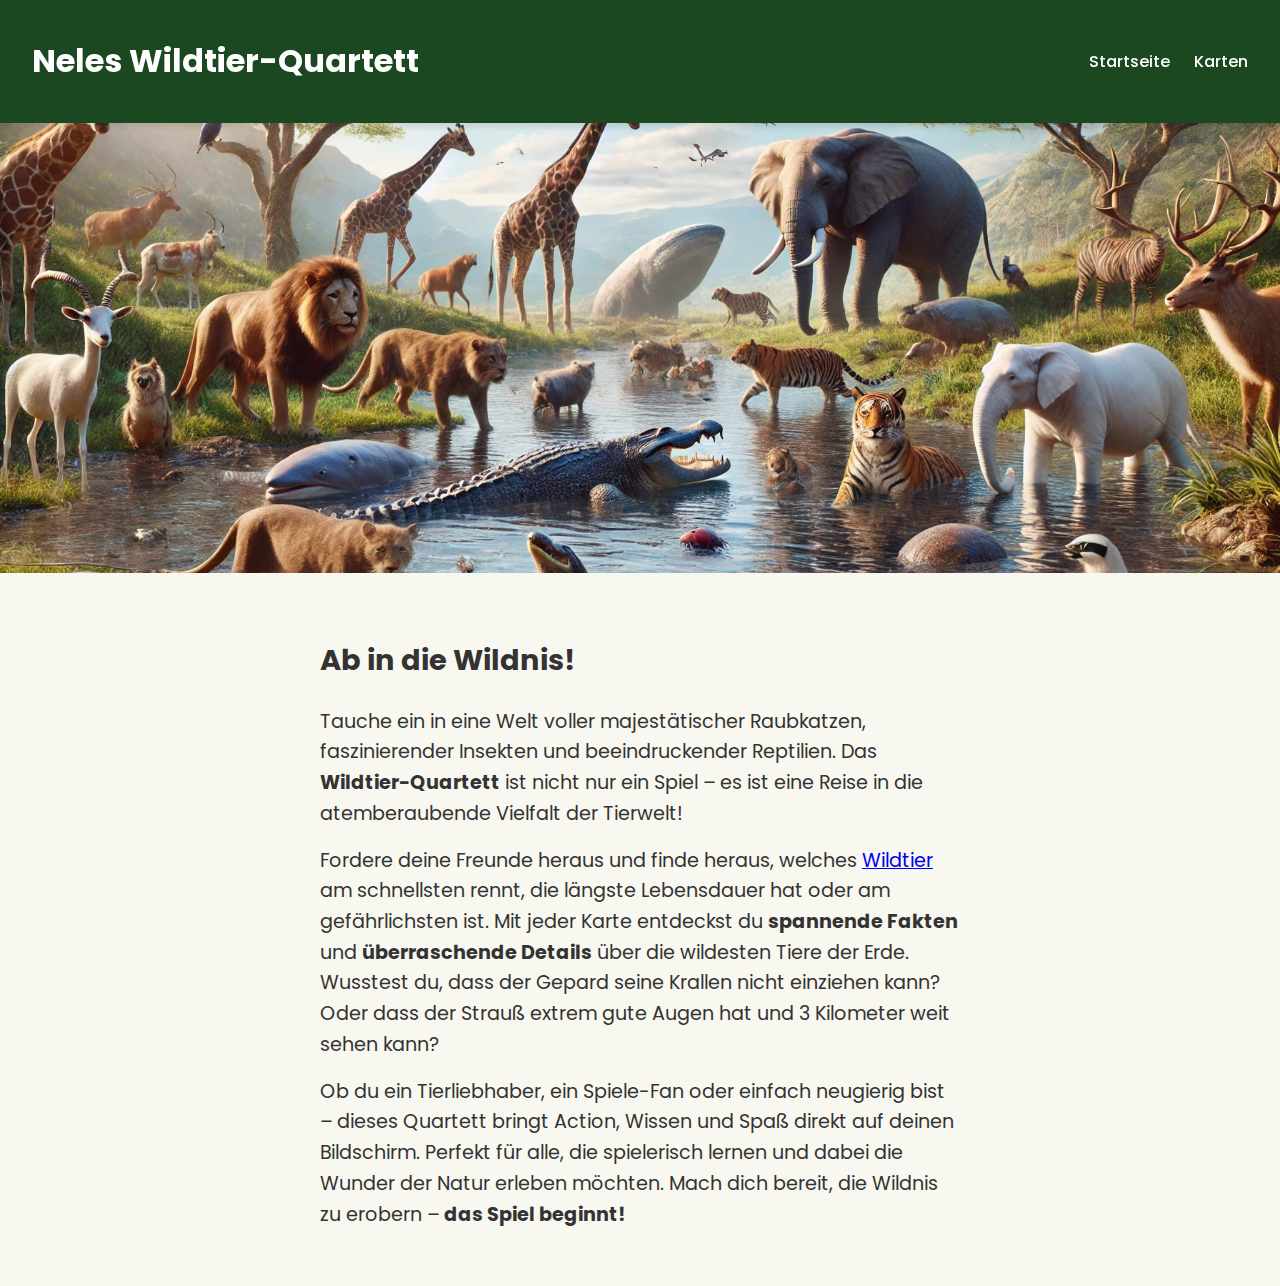
<file: Nele-Schaal-PS/index.html>
<!DOCTYPE html>
<html lang="en">

<head>
    <meta charset="UTF-8">
    <meta name="viewport" content="width=device-width, initial-scale=1.0">
    <title>Wilde-Tiere-Quartett</title>
    <link href="https://fonts.googleapis.com/css2?family=Poppins:wght@400;700&display=swap" rel="stylesheet">
    <!-- <link rel="preconnect" href="https://fonts.googleapis.com">
    <link rel="preconnect" href="https://fonts.gstatic.com" crossorigin> -->
    <link rel="stylesheet" href="css/style.css">
    <link rel="stylesheet" href="css/style-mobile.css" media="screen and (max-width: 767px)">

</head>

<body>
    <header class="header">
        <h1 class="header-title">Neles Wildtier-Quartett</h1>
        <nav class="header-nav">
            <ul>
                <li><a href="index.html">Startseite</a></li>
                <li><a href="cards.html">Karten</a></li>
            </ul>
        </nav>
    </header>

    <img src="images/Elefanti.jpeg" alt="Wilde Tiere" class="hero-image">

    <div class="hero-text">
        <h2>Ab in die Wildnis!</h2>
        <p>
            Tauche ein in eine Welt voller majestätischer Raubkatzen, faszinierender Insekten und beeindruckender
            Reptilien.
            Das <b>Wildtier-Quartett</b> ist nicht nur ein Spiel – es ist eine Reise in die atemberaubende
            Vielfalt
            der
            Tierwelt!
        </p>
        <p>
            Fordere deine Freunde heraus und finde heraus, welches <a href="https://de.wikipedia.org/wiki/Wildtier"
                target="_blank">Wildtier</a>
            am schnellsten rennt, die längste Lebensdauer hat oder am gefährlichsten ist. Mit jeder Karte entdeckst du
            <b>spannende Fakten</b> und <b>überraschende Details</b> über die wildesten Tiere der Erde. Wusstest du,
            dass der
            Gepard
            seine Krallen nicht einziehen kann? Oder dass der Strauß extrem gute Augen hat und 3 Kilometer weit sehen
            kann?
        </p>

        <p>
            Ob du ein Tierliebhaber, ein Spiele-Fan oder einfach neugierig bist – dieses Quartett bringt Action, Wissen
            und
            Spaß direkt auf deinen Bildschirm. Perfekt für alle, die spielerisch lernen und dabei die Wunder der Natur
            erleben
            möchten. Mach dich bereit, die Wildnis zu erobern – <b>das Spiel beginnt!</b>
        </p>
    </div>
</body>

</html>
</file>
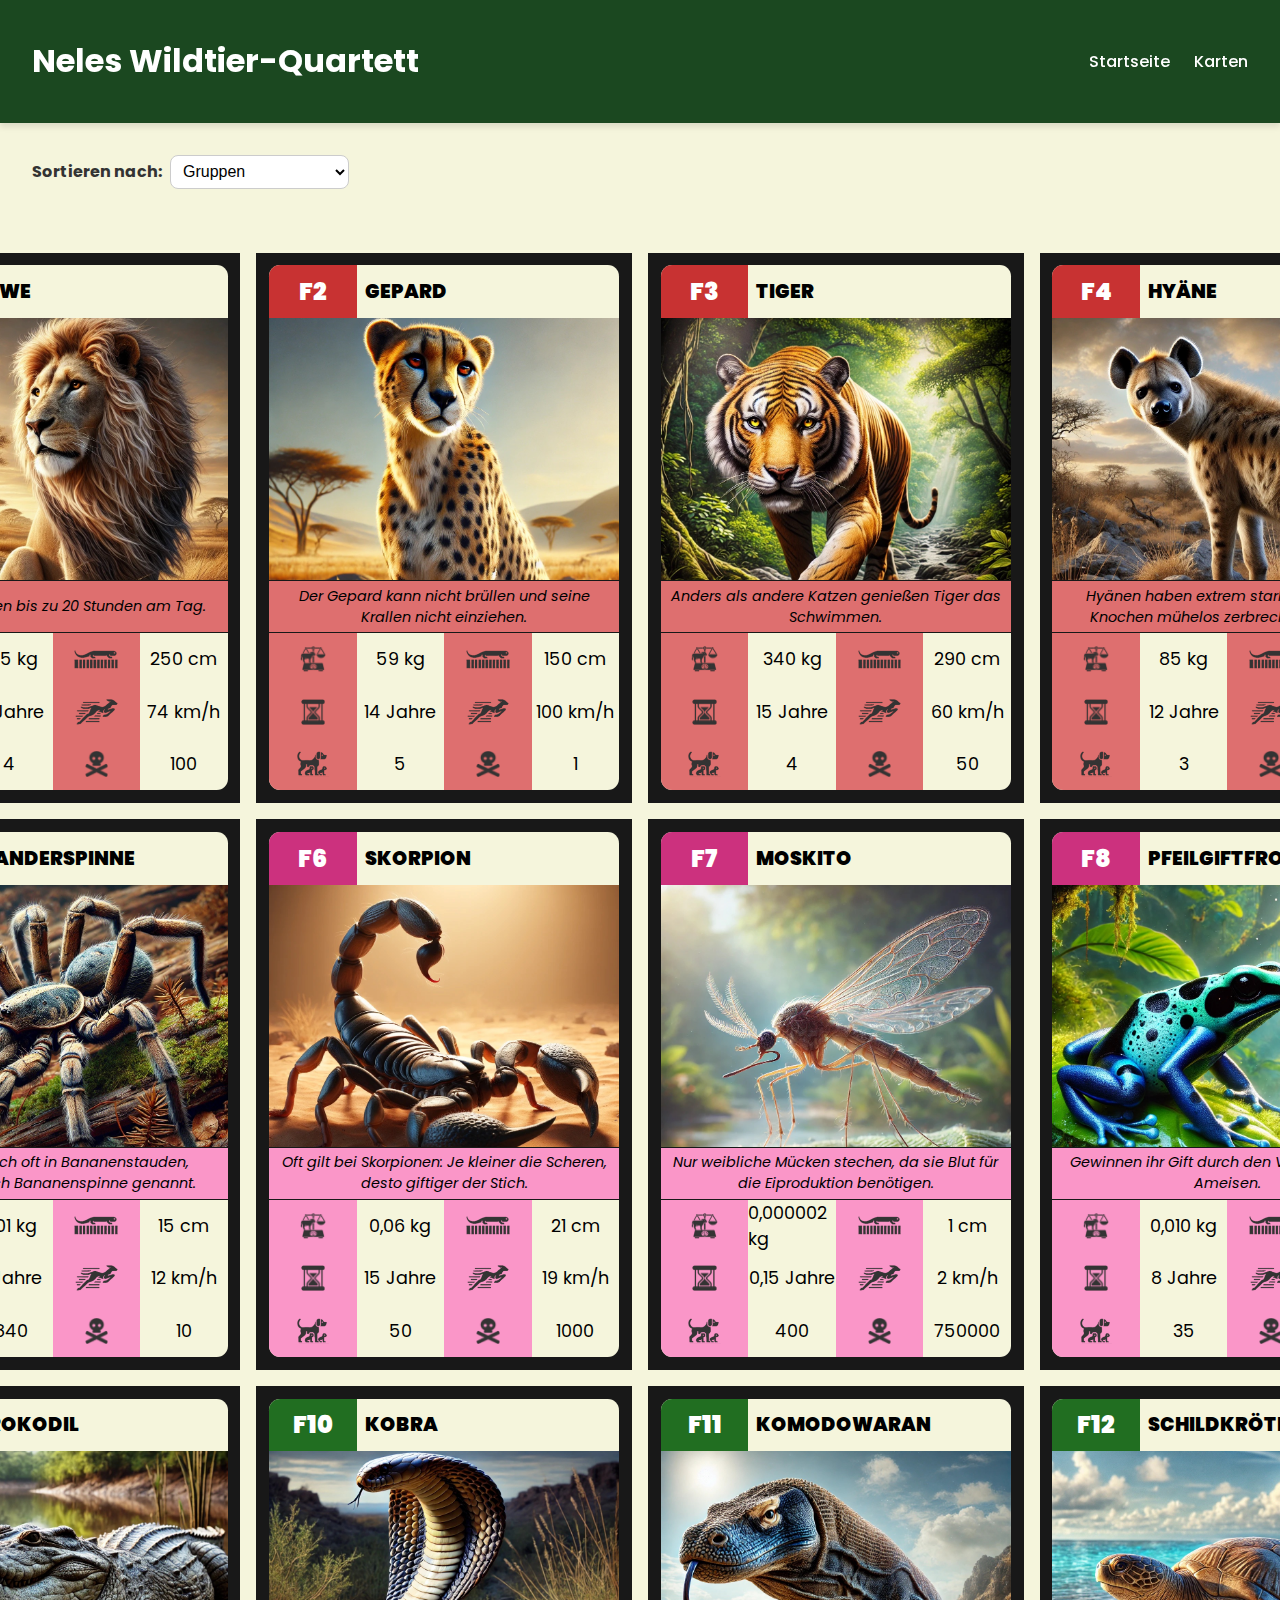
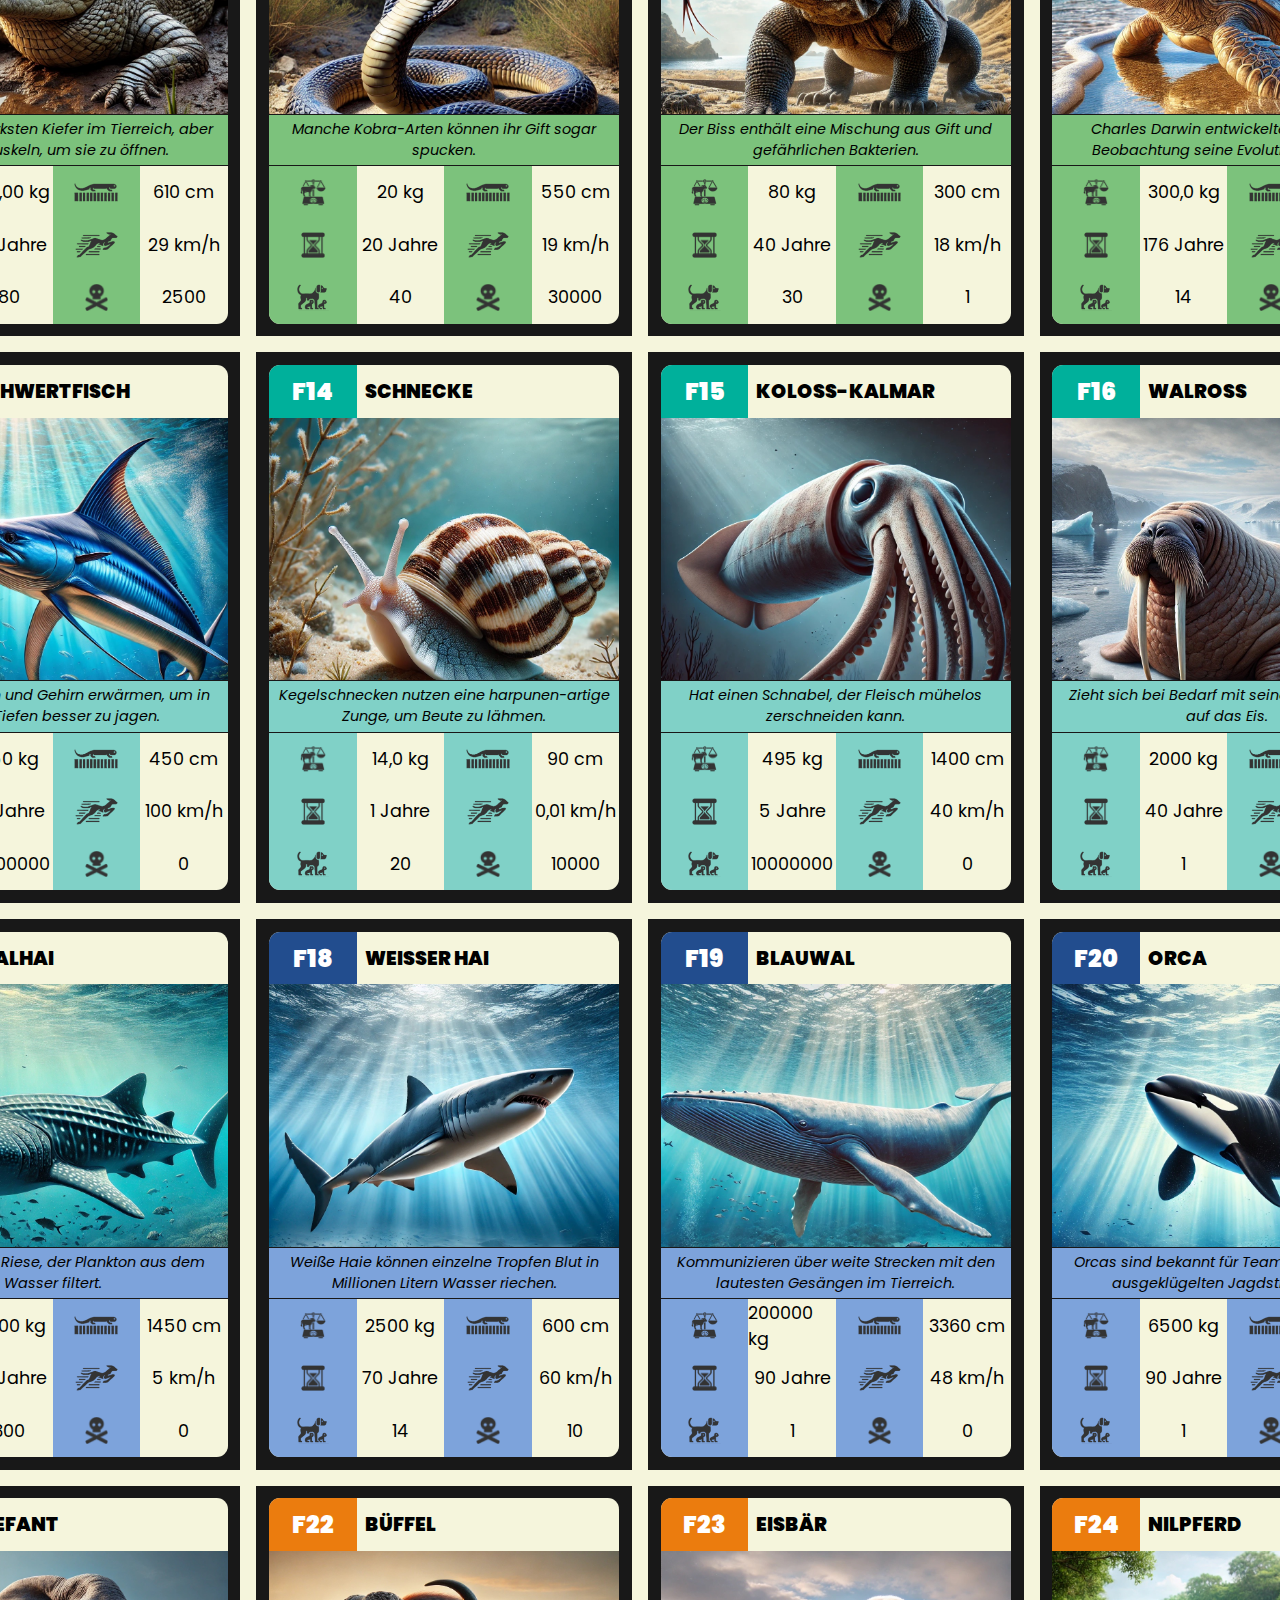
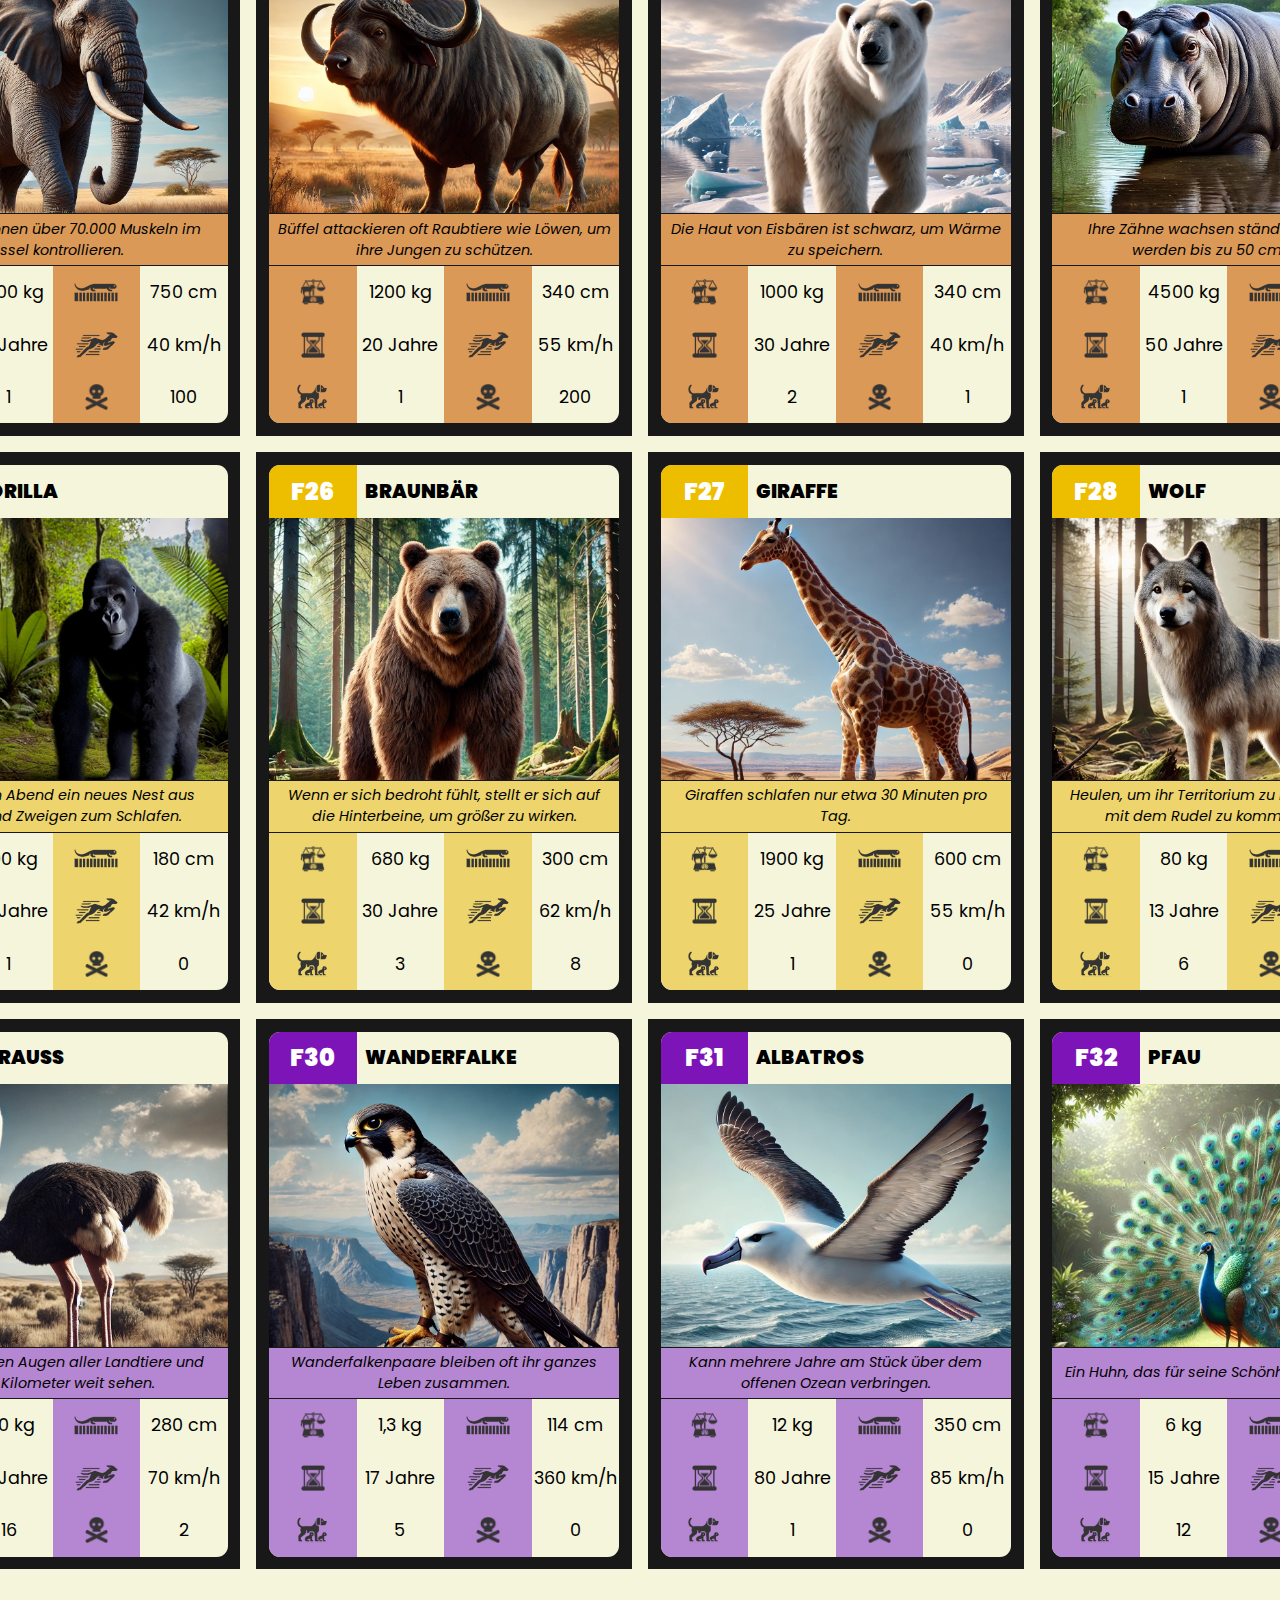
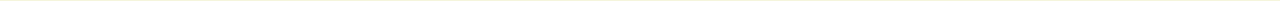
<file: Nele-Schaal-PS/cards.html>
<!DOCTYPE html>
<html lang="en">

<head>
    <meta charset="UTF-8">
    <meta name="viewport" content="width=device-width, initial-scale=1.0">
    <title>Wilde-Tiere-Quartett - Karten</title>
    <link href="https://fonts.googleapis.com/css2?family=Poppins:wght@400;700&display=swap" rel="stylesheet">
    <!-- <link rel="preconnect" href="https://fonts.googleapis.com">
    <link rel="preconnect" href="https://fonts.gstatic.com" crossorigin> -->
    <link rel="stylesheet" href="css/style.css">
    <link rel="stylesheet" href="css/style-mobile.css" media="screen and (max-width: 767px)">

</head>

<body>
    <header class="header">
        <h1 class="header-title">Neles Wildtier-Quartett</h1>
        <nav class="header-nav">
            <ul>
                <li><a href="index.html">Startseite</a></li>
                <li><a href="cards.html">Karten</a></li>
            </ul>
        </nav>
    </header>

    <div class="sort-container">
        <label for="sort-select">Sortieren nach:</label>
        <select id="sort-select">
            <option value="default">Gruppen</option>
            <option value="max_weight">Gewicht</option>
            <option value="max_length">Länge</option>
            <option value="max_age">Alter</option>
            <option value="top_speed">Geschwindigkeit</option>
            <option value="litter_size">Nachwuchs</option>
            <option value="deaths">Todesfälle</option>
        </select>
    </div>


    <div id="wrapper">

    </div>

    <script src="https://code.jquery.com/jquery-3.6.0.min.js"></script>
    <script src="script/animaldata.js"></script>
    <script src="script/main.js"></script>
</body>

</html>
</file>
<file: Nele-Schaal-PS/css/style.css>
:root {
    --dark-color: #181818;
    --background-color: beige;
}

* {
    box-sizing: border-box;
}

body {
    margin: 0;
    /* font-family: "Inter", sans-serif; */
    font-family: 'Poppins', sans-serif;
    background-color: beige;
}


.header {
    background-color: rgb(27, 72, 32);
    color: white;
    padding: 1rem 2rem;
    box-shadow: 0px 4px 6px rgba(0, 0, 0, 0.1);
    position: sticky;
    top: 0;
    z-index: 1000;
    display: flex;
    justify-content: space-between;
    align-items: center;
}

.header-title {
    font-size: 2rem;
    font-weight: bold;
    /* font-family: "Inter", sans-serif; */
    text-align: left;
}

.header-nav {
    display: flex;
    gap: 2rem;
}

.header-nav ul {
    list-style: none;
    display: flex;
    gap: 1.5rem;
    margin: 0;
    padding: 0;
}

.header-nav li {
    display: inline;
}

.header-nav a {
    text-decoration: none;
    color: white;
    font-size: 1rem;
    font-weight: 500;
    transition: color 0.3s ease;
}

.header-nav a:hover {
    color: rgb(224, 194, 0);
}


#wrapper {
    display: grid;
    grid-template-columns: repeat(4, 1fr);
    gap: 1rem;
    padding: 2rem;
    justify-content: center;
    max-width: 1200px;
    margin: 0 auto;
}

.card-wrapper {
    background-color: var(--dark-color);
    padding: .8rem;
    display: inline-block;
}

.card-content {
    display: grid;
    width: 350px;
    height: 525px;
    grid-template-columns: repeat(4, 1fr);
    grid-template-rows: repeat(10, 1fr);
    background-color: var(--background-color);
    border-radius: .7rem;
    /* font-family: "Inter", sans-serif; */
    overflow: hidden;
}

.card-number {
    background-color: rgb(34, 77, 142);
    color: white;
    font-weight: 900;
    font-size: 1.5rem;
    display: flex;
    justify-content: center;
    align-items: center;
}

.card-title {
    grid-column: span 3;
    text-transform: uppercase;
    padding-left: .5rem;
    display: flex;
    align-items: center;
    font-weight: 900;
    font-size: 1.2rem;
}

.card-image {
    grid-column: span 4;
    grid-row: span 5;
    max-width: 100%;
    max-height: 100%;
    width: 100%;
    object-fit: cover;
    object-position: 50% 10%;
}

.card-trivia {
    grid-column: span 4;
    font-size: .9rem;
    display: flex;
    align-items: center;
    justify-content: center;
    text-align: center;
    font-style: italic;
    background-color: rgb(77, 184, 214);
    padding: 0 0.5rem;
    border-top: 1px solid var(--dark-color);
    border-bottom: 1px solid var(--dark-color);
}

.stat-icon {
    display: flex;
    justify-content: center;
    align-items: center;
    background-color: rgb(135, 202, 222);
    height: 100%;
}

.stat-value {
    display: flex;
    justify-content: center;
    align-items: center;
    font-size: 1.1rem;
    height: 100%;
}

.stat-icon img {
    max-width: 50%;
    max-height: 50%;
}


.hero-image {
    width: 100%;
    max-height: 50vh;
    object-fit: cover;
    display: block;
}


.hero-text {
    padding: 2.5rem 20rem;
    font-size: 1.2rem;
    line-height: 1.6;
    color: #333;
    background-color: #f8f8f0;

}

.hero-text p {
    margin: 1rem 0;
}




@media screen and (min-width: 768px) {
    .card-wrapper:hover {
        transform: scale(1.05);
        transition: transform 0.3s ease, box-shadow 0.3s ease;
        box-shadow: 0px 8px 16px rgba(0, 0, 0, 0.3);

    }

    .card-content:hover {
        background-color: rgb(240, 240, 220);
        cursor: pointer;

    }
}



.sort-container {
    display: flex;
    align-items: center;
    justify-content: flex-start;
    margin: 2rem;
    font-family: 'Poppins', sans-serif;
    font-size: 1rem;
}

.sort-container label {
    margin-right: 0.5rem;
    font-weight: bold;
    color: #333;
}

#sort-select {
    padding: 0.4rem 2rem 0.4rem 0.5rem;
    font-size: 1rem;
    border-radius: 0.5rem;
    border: 1px solid #ccc;
    outline: none;
    background-color: #fff;
    transition: border-color 0.3s, box-shadow 0.3s;
}

#sort-select:hover {
    border-color: #333;
    box-shadow: 0px 4px 6px rgba(0, 0, 0, 0.1);
}

#sort-select:focus {
    border-color: #555;
    box-shadow: 0px 0px 5px rgba(0, 0, 0, 0.2);
}


/* @font-face {
    font-family: 'Poppins';
    src: url('../fonts/poppins-regular.woff2') format('woff2'),
        url('../fonts/poppins-regular.woff') format('woff');
    font-weight: 400;
    font-style: normal;
}

@font-face {
    font-family: 'Poppins';
    src: url('../fonts/poppins-bold.woff2') format('woff2'),
        url('../fonts/poppins-bold.woff') format('woff');
    font-weight: 700;
    font-style: normal;
} */
</file>
<file: Nele-Schaal-PS/css/style-mobile.css>
@media screen and (max-width: 767px) {
    #wrapper {
        display: grid;
        grid-template-columns: 1fr;
        gap: 1rem;
        padding: 1rem;
    }

    .card-content {
        width: 100%;
        max-width: 350px;
        margin: 0 auto;
    }

    .card-wrapper {
        display: flex;
        justify-content: center;
    }
}

@media screen and (max-width: 767px) {
    .hero-text {
        padding: 1rem;
        font-size: 1rem;
        line-height: 1.4;
        text-align: left;
    }

    .hero-text h2 {
        font-size: 1.5rem;
        text-align: center;
    }
}

@media screen and (max-width: 767px) {
    .header {
        padding: 0.5rem 1rem;
        font-size: 0.9rem;
        height: auto;

    }

    .header-title {
        font-size: 1.5rem;
        line-height: 1.2;
    }

    .header-nav {
        gap: 1rem;
    }

    .header-nav a {
        font-size: 0.9rem;
    }
}

/* @font-face {
    font-family: 'Poppins';
    src: url('../fonts/poppins-regular.woff2') format('woff2'),
        url('../fonts/poppins-regular.woff') format('woff');
    font-weight: 400;
    font-style: normal;
}

@font-face {
    font-family: 'Poppins';
    src: url('../fonts/poppins-bold.woff2') format('woff2'),
        url('../fonts/poppins-bold.woff') format('woff');
    font-weight: 700;
    font-style: normal;
} */
</file>
